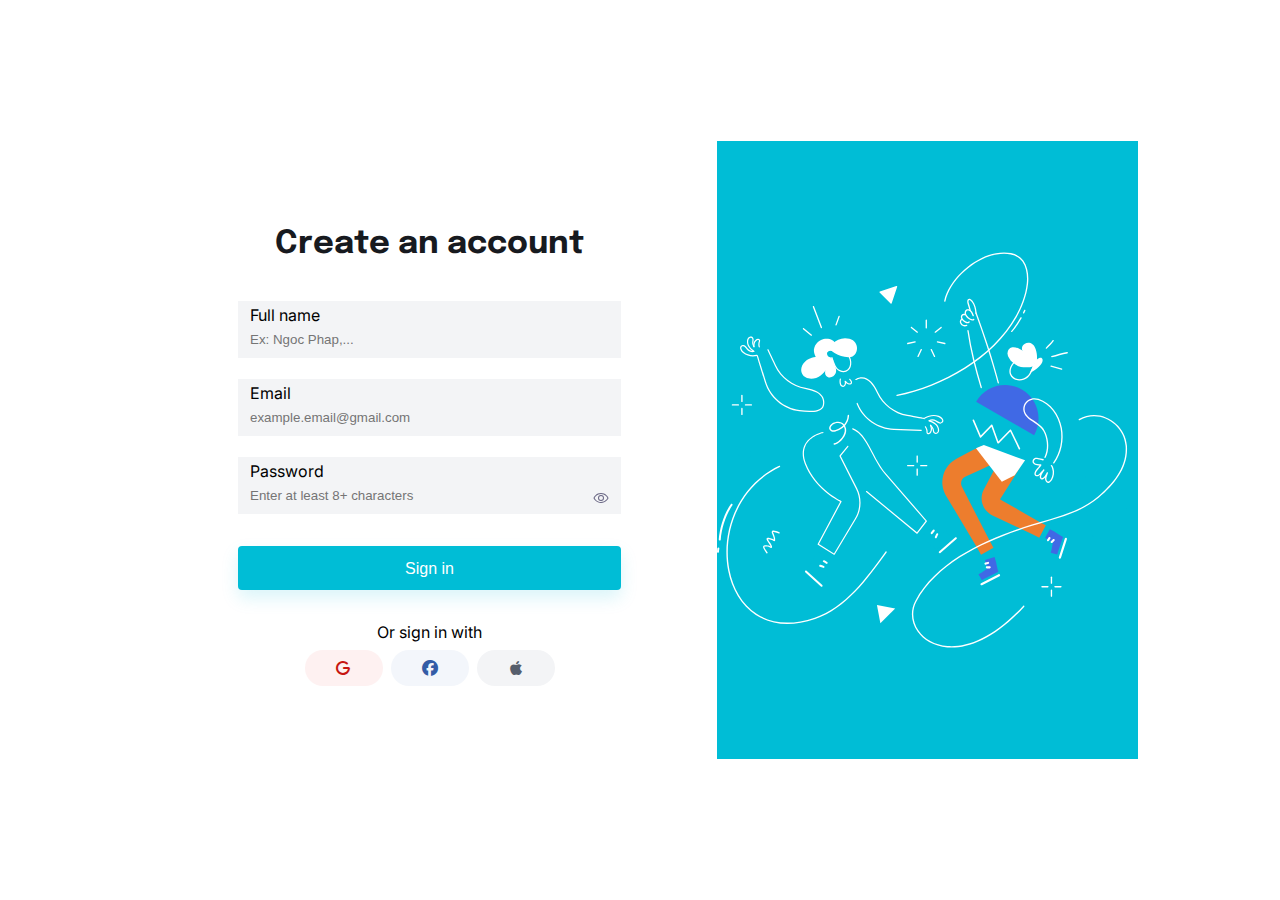
<file: Web Create Trainning/index.html>
<!DOCTYPE html>
<html lang="en">
<head>
    <meta charset="UTF-8">
    <meta name="viewport" content="width=device-width, initial-scale=1.0">
    <title>Document</title>
    <link rel="stylesheet" href="CSS.css">
    <link rel="stylesheet" href="https://cdnjs.cloudflare.com/ajax/libs/font-awesome/6.5.2/css/all.min.css">
</head>
<body>
    <div class="container">
        <div class="login-form">
            <div class="login-form-content">
                <h1 class="login-form-section-title">Create an account</h1>
                            <!-- Full name -->
                <div class="form-input">
                    <label for="fullname">
                      <span>Full name</span>
                      <input
                      type="text" id="fullname"
                      name="fullname"
                      placeholder="Ex: Ngoc Phap,..."
                      />
                    </label>
                  </div>
                            <!-- Email -->
                  <div class="form-input">                   
                    <label for="email">
                      <span>Email</span>
                      <input
                      id="email" type="email" 
                      name="email"
                      placeholder="example.email@gmail.com"
                      />
                    </label>
                  </div>
                            <!-- Password -->
                  <div class="form-input">
                    <label for="password">
                      <span>Password</span>
                      <input
                      type="password"
                      id="password"
                      name="password"
                      placeholder="Enter at least 8+ characters"
                      />
                    </label>
                    <img
                      id="password-img"
                      src="icon/phosphor-right-icon-eye.svg"
                      alt=""
                    />
                  </div>
                  <input type="submit" value="Sign in" />
                  
                  <div class="form-section">
                    <p>Or sign in with</p>
                  </div>
                  <div class="section-icon">
                    <a href="mailto:someone@example.com">
                      <i class="fa-solid fa-g brown bg-brown"></i>
                    </a>
                    <a href="https://www.facebook.com/" target="_blank">
                      <i class="fa-brands fa-facebook blue bg-blue"></i>
                    </a>
                    <a href="tel:+0123456789">
                      <i class="fa-brands fa-apple gray bg-gray"></i>
                    </a>
                  </div>
            </div>
            
            
                 <!-- img -->
            <div class="login-form-image">
               <img src="img/form-image.svg" alt="ảnh form">
            </div>   
        </div>
    </div>
</body>
</html>
</file>
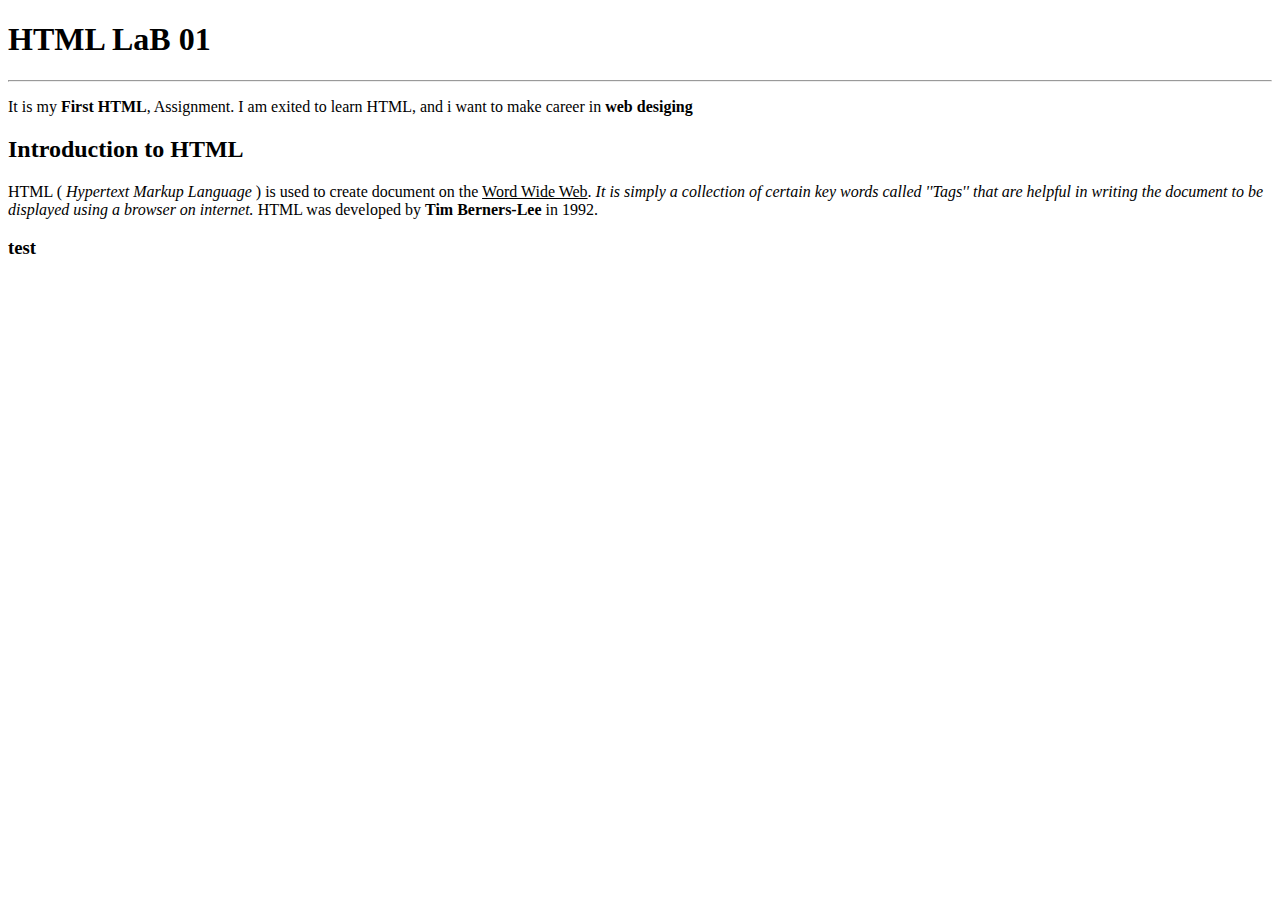
<file: Bài Tập 1 A.html>
<!DOCTYPE html>
<html lang="en">
<head>
    <meta charset="UTF-8">
    <meta name="viewport" content="width=device-width, initial-scale=1.0">
    <title>Bài tập 1</title>
</head>
<body>
    <header>
        <h1>HTML LaB 01</h1>
      <hr>
    </header>

    <main>
        <p>It is my <b>First HTML</b>, Assignment. I am exited to learn HTML, and i want to make career in <b>web desiging</b></p>
        <H2>Introduction to HTML</H2>
        <a>
            HTML ( <i> Hypertext Markup Language</i> ) is used to create document on the <u>Word Wide Web</u>. 
        <i>It is simply a collection of certain key words called ''Tags'' that are helpful in writing the document to be displayed using a browser on internet.</i>
        HTML was developed by <b>Tim Berners-Lee</b> in 1992.
    </a>
    </main>

    <footer>
        <h3>test</h3>
     </footer> 
</body>
</html>
</file>
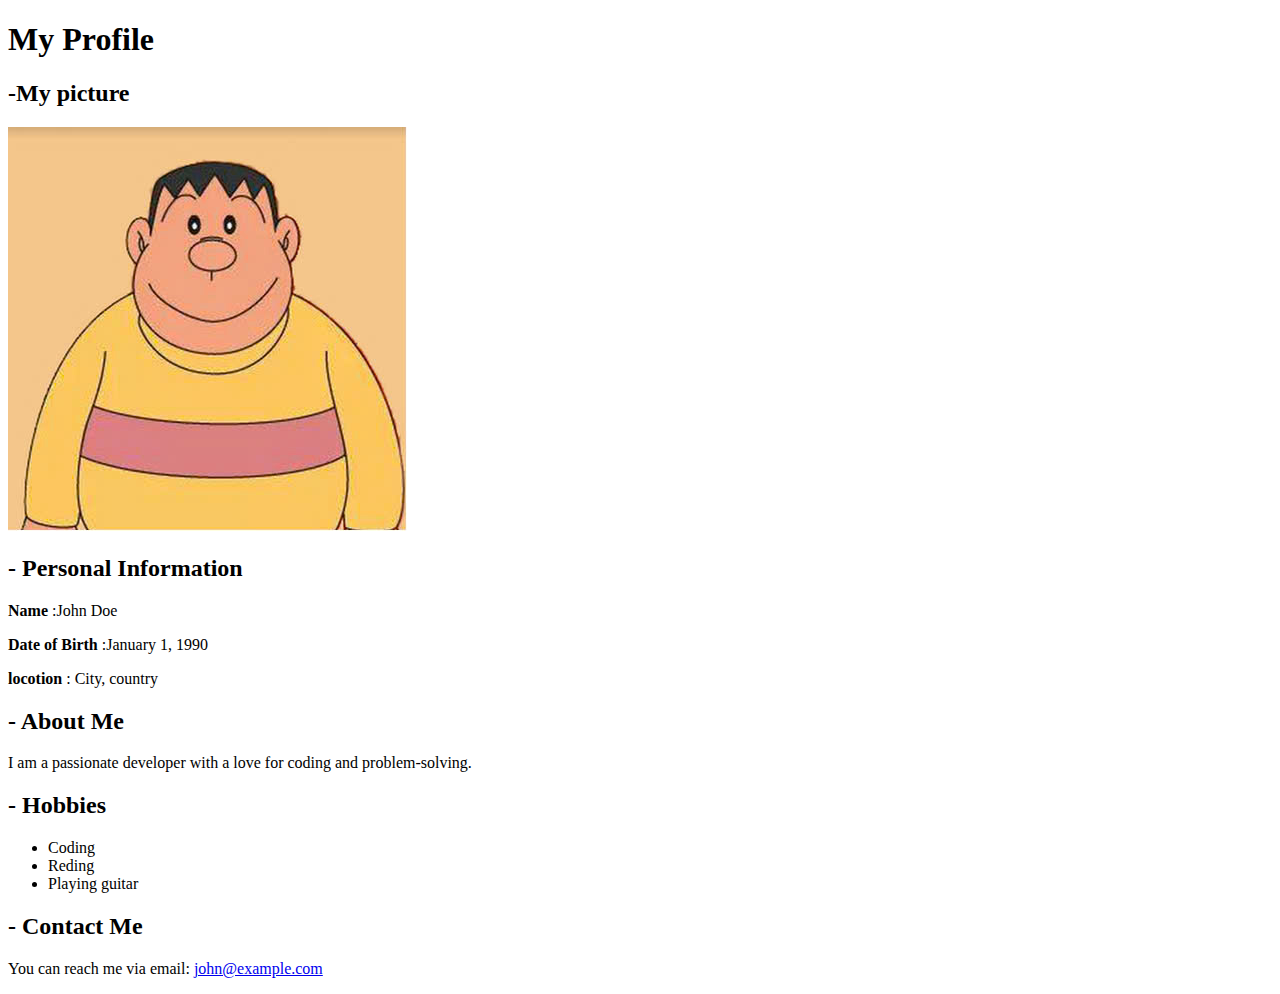
<file: Bài Tập 1 B.html>
<!DOCTYPE html>
<html lang="en">
<head>
    <meta charset="UTF-8">
    <meta name="viewport" content="width=device-width, initial-scale=1.0">
    <title>Bài tập 1 B</title>
</head>
<body>
    <header>
        <h1>My Profile</h1>
        <h2>-My picture</h2>
    </header>
    <Main>
        <img src="Chaien.jpg" alt="logo">
       <br>
       <h2>- Personal Information</h2>
        <p>
            <b>Name</b>
            :John Doe 
        </p>
        <p> <b>Date of Birth</b>
            :January 1, 1990</p>
        <p>
            <b>locotion</b>
            : City, country
            <br>
            <h2>- About Me</h2>
        <p>I am a passionate developer with a love
            for coding and problem-solving. 
        </p>
        <h2>- Hobbies</h2>
        <ul>
            <li>Coding</li>
            <li>Reding</li>
            <li>Playing guitar</li>
        </ul>
        <h2>- Contact Me</h2>
            </Main>
    <footer>
        <p>
        You can reach me via email:
        <a href="mailto:john@gmail.com">john@example.com</a> 
        </p>
    </footer>
     
</body>
</html>
</file>
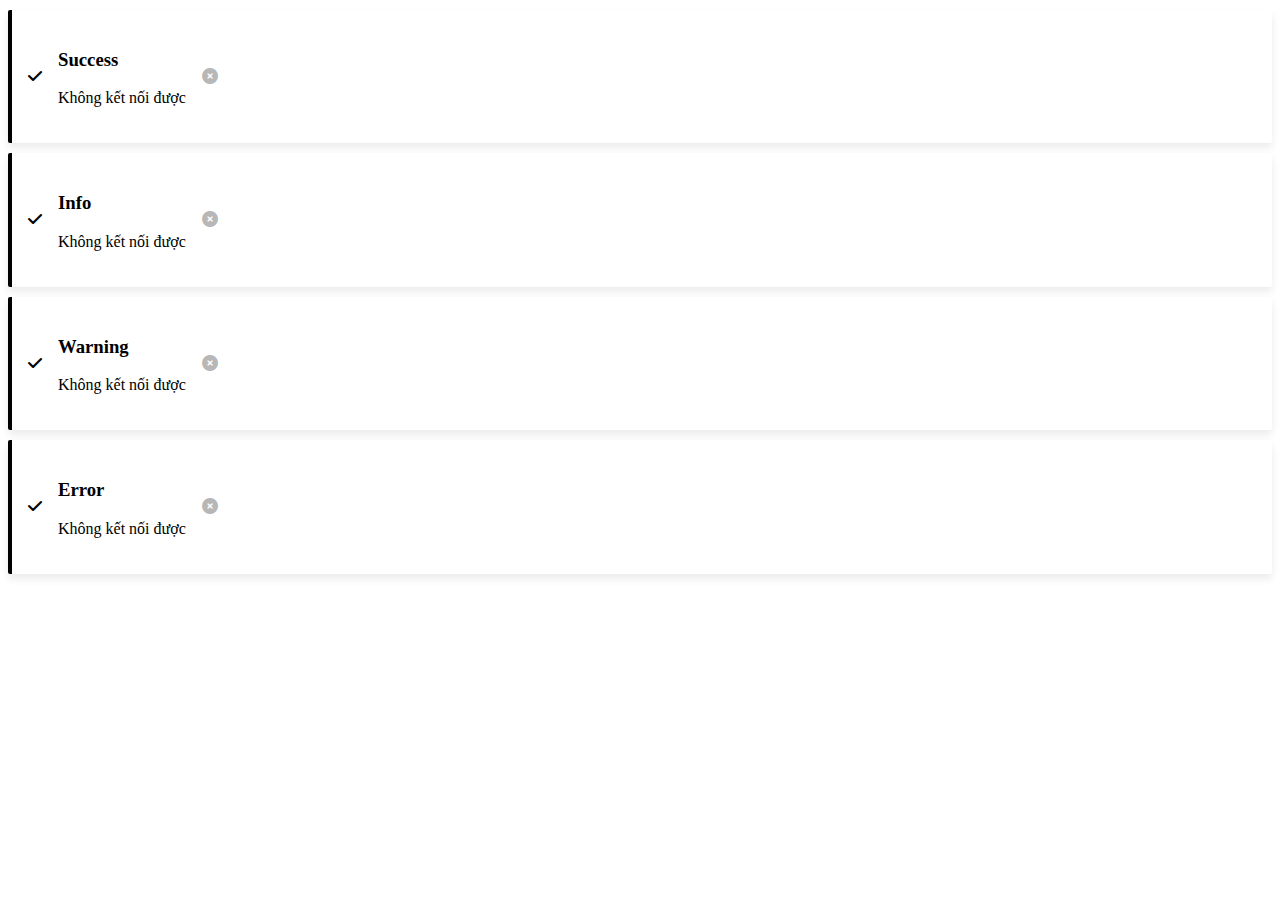
<file: Học HTML/BEM Toast Message UI.html>
<!DOCTYPE html>
 <html lang="en">
 <head>
    <meta charset="UTF-8">
    <meta name="viewport" content="width=device-width, initial-scale=1.0">
    <title>Document</title>
    <link rel="stylesheet" href="Bem toast mesage.css">
    <link rel="stylesheet" href="https://cdnjs.cloudflare.com/ajax/libs/font-awesome/6.7.2/css/all.min.css" integrity="sha512-Evv84Mr4kqVGRNSgIGL/F/aIDqQb7xQ2vcrdIwxfjThSH8CSR7PBEakCr51Ck+w+/U6swU2Im1vVX0SVk9ABhg==" crossorigin="anonymous" referrerpolicy="no-referrer" />
 </head>
 <body>
    <!-- success -->
    <div>
        <div class="toast">
            <div class="toast__icon">
                <i class="fa-solid fa-check"></i>
            </div>
            <div class="toast__body">
                <h3 class="toast__title"> Success </h3>
                <p class="toast__msg">Không kết nối được</p>
            </div>
            <div class="toast__close">
                <i class="fa-solid fa-circle-xmark"></i>
            </div>
        </div>
    </div>
    <!-- Info -->
    <div>
        <div class="toast">
            <div class="toast__icon">
                <i class="fa-solid fa-check"></i>
            </div>
            <div class="toast__body">
                <h3 class="toast__title"> Info </h3>
                <p class="toast__msg">Không kết nối được</p>
            </div>
            <div class="toast__close">
                <i class="fa-solid fa-circle-xmark"></i>
            </div>
        </div>
    </div>
    <!-- Warning -->
    <div>
        <div class="toast">
            <div class="toast__icon">
                <i class="fa-solid fa-check"></i>
            </div>
            <div class="toast__body">
                <h3 class="toast__title"> Warning </h3>
                <p class="toast__msg">Không kết nối được</p>
            </div>
            <div class="toast__close">
                <i class="fa-solid fa-circle-xmark"></i>
            </div>
        </div>
    </div>
    
    <!-- eror -->
    <div>
        <div class="toast">
            <div class="toast__icon">
                <i class="fa-solid fa-check"></i>
            </div>
            <div class="toast__body">
                <h3 class="toast__title"> Error </h3>
                <p class="toast__msg">Không kết nối được</p>
            </div>
            <div class="toast__close">
                <i class="fa-solid fa-circle-xmark"></i>
            </div>
        </div>
    </div>
 </body>
 </html>
</file>
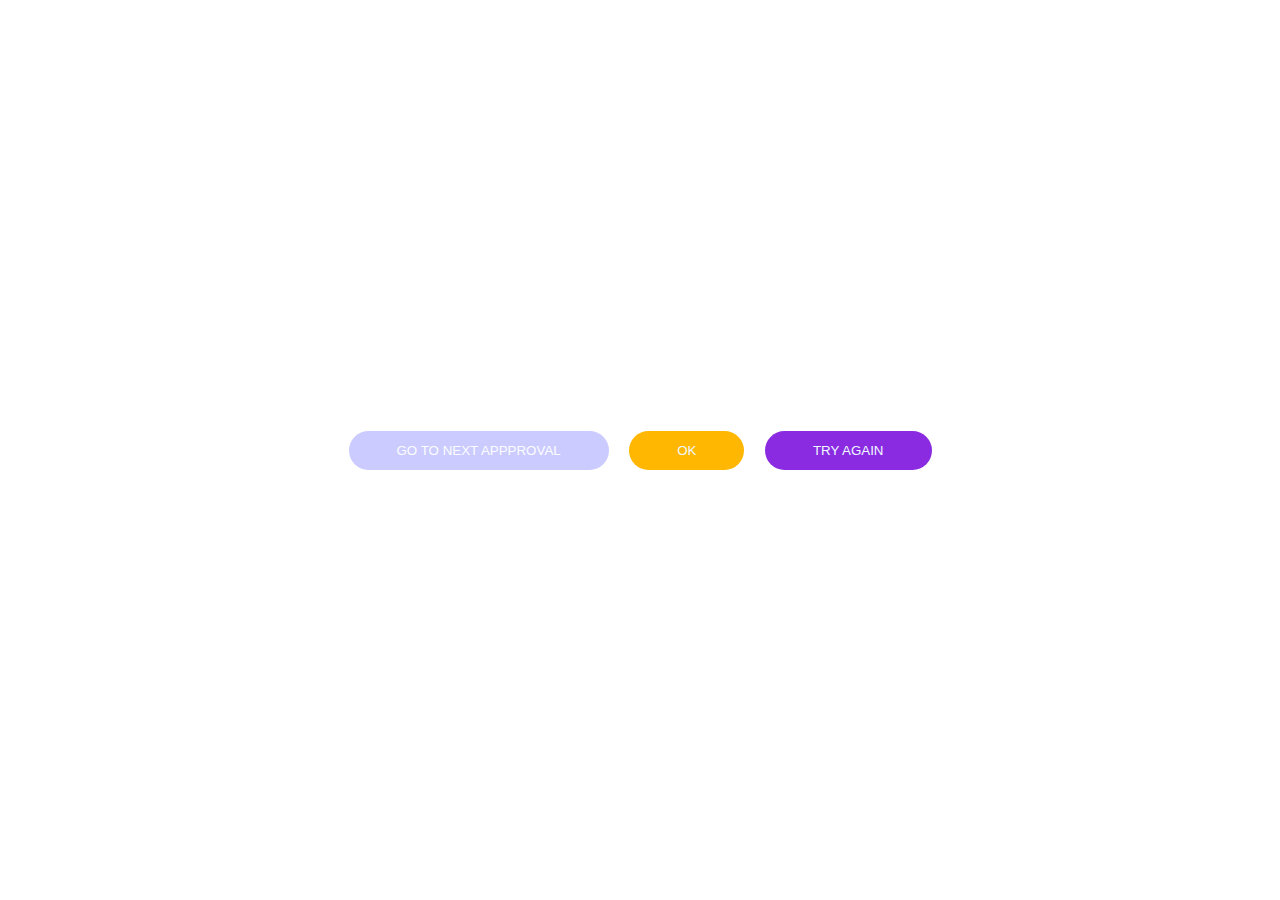
<file: Học HTML/học BEM.html>
<!DOCTYPE html>
<html lang="en">
<head>
    <meta charset="UTF-8">
    <meta name="viewport" content="width=device-width, initial-scale=1.0">
    <title>Document</title>
    <link rel="stylesheet" href="css BEM.css">
</head>
<body>
    <div>
        <button class="btn btn--success btn--disable"> GO TO NEXT APPPROVAL </button>
        <button class="btn btn--warn"> OK </button>
        <button class="btn btn--danger"> TRY AGAIN </button>
    </div>
</body>
</html>
</file>
<file: Web Create Trainning/CSS.css>
@import url("https://fonts.googleapis.com/css2?family=Epilogue:ital,wght@0,100..900;1,100..900&family=Inter:ital,opsz,wght@0,14..32,100..900;1,14..32,100..900&family=Roboto:ital,wght@0,100;0,300;0,400;0,500;0,700;0,900;1,100;1,300;1,400;1,500;1,700;1,900&display=swap");
* {
  margin: 0px;
  box-sizing: border-box;
  padding: 0px;
}
.container {
  width: 100vw;
  height: 100vh;
  display: flex;
  align-items: center;
  justify-content: center;
}
.login-form {
  margin: 80% auto;
  max-width: 996px;
  height: 618px;
  background-color: #fff;
  display: flex;
  justify-content: space-between;
}
.login-form-content {
  display: flex;
  flex-direction: column;
  align-items: center;
  padding: 80px 96px;
}
.login-form-image {
  width: 445px;
  background-color: #00bdd6ff;
  display: flex;
  align-items: center;
  justify-content: center;
  img {
    width: 100%;
    height: 418px;
  }
}
.login-form-section-title {
  font-family: "Epilogue", sans-serif;
  margin-bottom: 32px;
  font-size: 32px;
  line-height: 48px;
  font-weight: 700;
  color: #171a1fff;
}
.form-input {
  font-family: "inter", sans-serif;
  position: relative;
  label {
    display: flex;
    flex-direction: column;
    border: none;
    margin-bottom: 21px;
    color: #000;
    background-color: #f3f4f6ff;
    padding: 4px 12px;
    input {
      border: none;
      outline: none;
      width: 359px;
      height: 29px;
      line-height: 22px;
      background-color: #f3f4f6ff;
    }
    input:focus {
      background-color: #ffffffff;
    }
  }

  label:focus-within {
    color: #000;
    background-color: #ffffffff;
    outline: 1px solid #00bdd6;
    box-shadow: 0px 0px 6px #00bdd6;
  }
  img {
    position: absolute;
    bottom: 4px;
    right: 12px;
    width: 16px;
    height: 66px;
    cursor: pointer;
  }
}
input[type="submit"] {
  margin-top: 11px;
  width: 383px;
  height: 44px;
  padding: 14px 8px;
  font-size: 16px;
  font-weight: lighter;
  color: white;
  background-color: #00bdd6ff;
  border-radius: 4px;
  border: none;
  cursor: pointer;
  margin-bottom: 32px;
  box-shadow: 0px 8px 17px #00bdd626;
}
input[type="submit"]:hover {
  background: #00a9c0ff;
}
.form-section {
  text-align: center;
  font-family: "Inter", sans-serif;
}
.section-icon {
  display: flex;
  cursor: pointer;
  margin-top: 8px;
  justify-content: space-between;
  gap: 8px;
  align-items: center;
  a {
    text-decoration: none;
  }
  i {
    display: flex;
    align-items: center;
    justify-content: center;
    width: 78px;
    height: 36px;
    padding: 0 10px;
    border-radius: 18px;
    cursor: pointer;
  }
}

.brown {
  color: #c71610ff;
}

.bg-brown {
  background-color: #fef1f1ff;
}

.bg-brown:hover {
  background-color: #fdeeedff;
}

.bg-brown:hover:active {
  background-color: #fde1e0ff;
}

.blue {
  color: #335ca6ff;
}

.bg-blue {
  background-color: #f3f6fbff;
}

.bg-blue:hover {
  background-color: #f0f4faff;
}

.bg-blue:hover:active {
  background-color: #e7ecf7ff;
}

.gray {
  color: #565e6cff;
}
.bg-gray {
  background-color: #f3f4f6ff;
}

.bg-gray:hover {
  background-color: #dee1e6ff;
}

.bg-gray:hover:active {
  background-color: #cfd2daff;
}
</file>
<file: Học HTML/Bem toast mesage.css>
/* Toast Message Styles */
.toast {
    display: flex;
    align-items: center;
    background-color: #fff;
    border-radius: 2px;
    padding: 20px 0;
    border-left: 4px solid;
    box-shadow: 0 5px 8px rgba(0, 0, 0, 0.08);
    margin-top: 10px;
    }
.toast + ,
.toast__icon {
    font-size: 24px;

}

.toast__icon,
.toast__close {
    padding: 0px 16px; 
    
}
.toast__body{

}
.toast__title{

}
.toast__msg{

}
.toast__close
{
    ont-size: 2px ;
    color: rgba(0, 0, 0, 0.3);
    cursor: pointer;
    
}
</file>
<file: Học HTML/css BEM.css>
*{
    padding: 0;
    margin: 0;
    box-sizing: border-box;
}

body {
    height: 100vh;
    display: flex;
    flex-direction: column;
    font-family: Helvetica;
}
body > div {
    margin: auto;
}
.btn {
    display: inline-block;
    text-decoration: none;
    background-color: transparent;
    border: none;
    outline: none;
    padding: 12px 48px;
    border-radius: 50px ;
    color: aliceblue;
    cursor: pointer;
    transition: opacity .2s ease;
}

.btn:hover{
    opacity: 0.8;
}
.btn + .btn{
    margin-left: 16px;
}
.btn--success { 
  background-color: blue;                                                      
}

.btn--warn {
    background-color: #ffb702;
}

.btn--danger{
    background-color: blueviolet;
}

.btn--disable{
    opacity: 0.2 !important;
    cursor: default;
}
</file>
